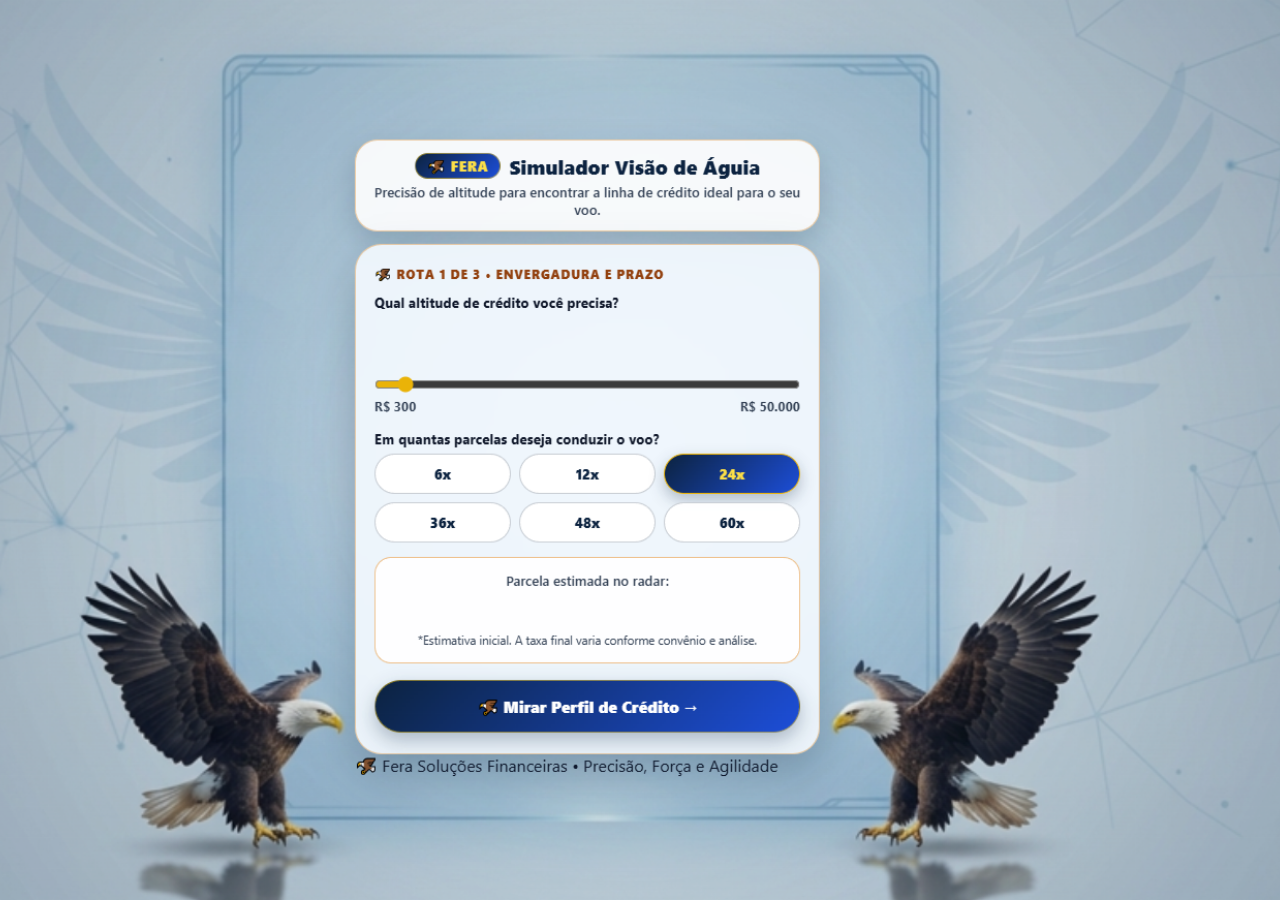
<file: index.html>
<!DOCTYPE html>
<html lang="pt-BR">
<head>
  <meta charset="UTF-8">
  <meta name="viewport" content="width=device-width, initial-scale=1.0">
  <title>Fera | Simulador de Crédito — Visão de Águia</title>
  <meta name="description" content="Simule valores, prazos e encontre a linha de crédito certa para o seu voo com precisão e agilidade.">

  <!-- Open Graph / WhatsApp / Redes Sociais -->
  <meta property="og:type" content="website">
  <meta property="og:locale" content="pt_BR">
  <meta property="og:site_name" content="Fera Soluções Financeiras">
  <meta property="og:url" content="https://rafaassessoriadigital.github.io/fera-simulador-credito/">
  <meta property="og:title" content="Fera Simulador de Crédito • Visão de Águia">
  <meta property="og:description" content="Simule valores, prazos e encontre a linha de crédito certa para o seu voo com precisão e agilidade.">
  <meta property="og:image" content="https://rafaassessoriadigital.github.io/fera-simulador-credito/fundo-fera.png?v=14">
  <meta property="og:image:secure_url" content="https://rafaassessoriadigital.github.io/fera-simulador-credito/fundo-fera.png?v=14">
  <meta property="og:image:type" content="image/png">
  <meta property="og:image:width" content="1200">
  <meta property="og:image:height" content="630">

  <!-- Twitter / X -->
  <meta name="twitter:card" content="summary_large_image">
  <meta name="twitter:title" content="Fera Simulador de Crédito • Visão de Águia">
  <meta name="twitter:description" content="Simule valores, prazos e encontre a linha de crédito certa para o seu voo com precisão e agilidade.">
  <meta name="twitter:image" content="https://rafaassessoriadigital.github.io/fera-simulador-credito/fundo-fera.png?v=14">

  <link rel="stylesheet" href="style.css?v=14">
</head>
<body class="tema-aguia">

  <div class="app-container">
    <!-- CABEÇALHO TEMÁTICO -->
    <header class="app-header">
      <div class="brand">
        <span class="brand-badge">🦅 FERA</span>
        <h1>Simulador Visão de Águia</h1>
      </div>
      <p class="subtitle">Precisão de altitude para encontrar a linha de crédito ideal para o seu voo.</p>
    </header>

    <!-- ETAPA 1: VALORES E PRAZO -->
    <main class="card-app modo-sobreposto" id="etapa-1">
      <div class="step-indicator">🦅 Rota 1 de 3 • Envergadura e Prazo</div>

      <div class="input-group grupo-valor">
        <label for="valor-range">Qual altitude de crédito você precisa?</label>
        <div class="valor-display" id="valor-display">R$ 3.000,00</div>
        <input type="range" id="valor-range" min="300" max="50000" step="100" value="3000">
        <div class="range-limits">
          <span>R$ 300</span>
          <span>R$ 50.000</span>
        </div>
      </div>

      <div class="input-group grupo-parcelas">
        <label>Em quantas parcelas deseja conduzir o voo?</label>
        <div class="parcelas-grid" id="parcelas-grid">
          <button type="button" class="parcela-btn" data-meses="6">6x</button>
          <button type="button" class="parcela-btn" data-meses="12">12x</button>
          <button type="button" class="parcela-btn active" data-meses="24">24x</button>
          <button type="button" class="parcela-btn" data-meses="36">36x</button>
          <button type="button" class="parcela-btn" data-meses="48">48x</button>
          <button type="button" class="parcela-btn" data-meses="60">60x</button>
        </div>
      </div>

      <div class="estimativa-box">
        <span>Parcela estimada no radar:</span>
        <strong id="parcela-estimada">R$ 162,23 / mês</strong>
        <small>*Estimativa inicial. A taxa final varia conforme convênio e análise.</small>
      </div>

      <button type="button" class="btn-primary btn-avancar-etapa1" onclick="irParaEtapa(2)">
        🦅 Mirar Perfil de Crédito →
      </button>
    </main>

    <!-- ETAPA 2: PERFIL DE CRÉDITO -->
    <section class="card-app hidden" id="etapa-2">
      <div class="step-indicator">🦅 Rota 2 de 3 • Radar de Perfil</div>

      <div class="input-group">
        <label for="perfil-cliente">Qual é a sua base de renda / ocupação?</label>
        <select id="perfil-cliente">
          <option value="inss">Aposentado ou Pensionista (INSS)</option>
          <option value="clt_fgts">Trabalhador CLT com Saldo FGTS</option>
          <option value="clt_consignado">Assalariado CLT (Crédito do Trabalhador)</option>
          <option value="servidor">Servidor Público (Federal, Estadual ou Municipal)</option>
          <option value="bolsa_familia">Beneficiário Bolsa Família / BPC-LOAS</option>
          <option value="autonomo">Autônomo / MEI / Outros</option>
        </select>
      </div>

      <div class="input-group">
        <label for="situacao-cpf">Situação atual do seu CPF no radar:</label>
        <select id="situacao-cpf">
          <option value="limpo">Sem restrições no nome</option>
          <option value="negativado">Com restrição (SPC / Serasa)</option>
        </select>
      </div>

      <div class="btn-row">
        <button type="button" class="btn-secondary" onclick="irParaEtapa(1)">← Recuar</button>
        <button type="button" class="btn-primary" onclick="irParaEtapa(3)">Avançar para Ficha →</button>
      </div>
    </section>

    <!-- ETAPA 3: FICHA CADASTRAL -->
    <section class="card-app hidden" id="etapa-3">
      <div class="step-indicator">🦅 Rota 3 de 3 • Coordenadas da Ficha</div>
      <p class="aviso-topo">Preencha seus dados para rastrearmos as melhores condições no seu CPF.</p>

      <h3 class="section-subtitle">Identificação</h3>

      <div class="input-group">
        <label for="nome-cliente">Nome completo *</label>
        <input type="text" id="nome-cliente" placeholder="Digite seu nome completo" autocomplete="name">
      </div>

      <div class="grid-2-col">
        <div class="input-group">
          <label for="cpf-cliente">CPF *</label>
          <input type="text" id="cpf-cliente" placeholder="000.000.000-00" maxlength="14" inputmode="numeric">
        </div>
        <div class="input-group">
          <label for="nascimento-cliente">Data de nascimento *</label>
          <input type="date" id="nascimento-cliente">
        </div>
      </div>

      <div class="grid-2-col">
        <div class="input-group">
          <label for="celular-cliente">Celular / WhatsApp *</label>
          <input type="text" id="celular-cliente" placeholder="(00) 00000-0000" maxlength="15" inputmode="tel" autocomplete="tel">
        </div>
        <div class="input-group">
          <label for="email-cliente">E-mail (opcional)</label>
          <input type="email" id="email-cliente" placeholder="seu@email.com" autocomplete="email">
        </div>
      </div>

      <h3 class="section-subtitle">Base / Endereço</h3>

      <div class="grid-cep">
        <div class="input-group">
          <label for="cep-cliente">CEP *</label>
          <input type="text" id="cep-cliente" placeholder="00000-000" maxlength="9" inputmode="numeric" autocomplete="postal-code">
        </div>
        <div class="input-group">
          <label for="uf-cliente">UF *</label>
          <select id="uf-cliente">
            <option value="">UF</option>
            <option value="AC">AC</option><option value="AL">AL</option><option value="AP">AP</option>
            <option value="AM">AM</option><option value="BA">BA</option><option value="CE">CE</option>
            <option value="DF">DF</option><option value="ES">ES</option><option value="GO">GO</option>
            <option value="MA">MA</option><option value="MT">MT</option><option value="MS">MS</option>
            <option value="MG">MG</option><option value="PA">PA</option><option value="PB">PB</option>
            <option value="PR" selected>PR</option><option value="PE">PE</option><option value="PI">PI</option>
            <option value="RJ">RJ</option><option value="RN">RN</option><option value="RS">RS</option>
            <option value="RO">RO</option><option value="RR">RR</option><option value="SC">SC</option>
            <option value="SP">SP</option><option value="SE">SE</option><option value="TO">TO</option>
          </select>
        </div>
      </div>

      <div class="input-group">
        <label for="logradouro-cliente">Logradouro (Rua / Av.) *</label>
        <input type="text" id="logradouro-cliente" placeholder="Nome da rua ou avenida" autocomplete="street-address">
      </div>

      <div class="grid-num-comp">
        <div class="input-group">
          <label for="numero-cliente">Número *</label>
          <input type="text" id="numero-cliente" placeholder="Nº" inputmode="numeric">
        </div>
        <div class="input-group">
          <label for="complemento-cliente">Complemento</label>
          <input type="text" id="complemento-cliente" placeholder="Casa, Apto, Bloco...">
        </div>
      </div>

      <div class="grid-2-col">
        <div class="input-group">
          <label for="bairro-cliente">Bairro *</label>
          <input type="text" id="bairro-cliente" placeholder="Seu bairro">
        </div>
        <div class="input-group">
          <label for="cidade-cliente">Cidade *</label>
          <input type="text" id="cidade-cliente" placeholder="Sua cidade">
        </div>
      </div>

      <p id="msg-erro" class="msg-erro hidden">Preencha todos os campos obrigatórios (*) para traçar a rota.</p>

      <div class="btn-row">
        <button type="button" class="btn-secondary" onclick="irParaEtapa(2)">← Voltar</button>
        <button type="button" class="btn-primary" onclick="gerarResultado()">🦅 Liberar Alvo →</button>
      </div>
    </section>

    <!-- ETAPA 4: RESULTADO FINAL -->
    <section class="card-app hidden" id="etapa-4">
      <div class="badge-aprovado">🦅 ALVO TRAÇADO • FICHA PRONTA</div>
      <h2>Rota de Crédito Recomendada</h2>

      <div class="resumo-card">
        <div class="resumo-linha">
          <span>Linha no radar:</span>
          <strong id="res-modalidade">-</strong>
        </div>
        <div class="resumo-linha">
          <span>Altitude desejada:</span>
          <strong id="res-valor">-</strong>
        </div>
        <div class="resumo-linha">
          <span>Prazo do voo:</span>
          <strong id="res-prazo">-</strong>
        </div>
        <div class="resumo-linha">
          <span>Parcela estimada:</span>
          <strong id="res-parcela" class="destaque-verde">-</strong>
        </div>
      </div>

      <p class="aviso-consultor" id="texto-orientacao"></p>

      <a id="btn-whatsapp" href="#" target="_blank" rel="noopener noreferrer" class="btn-whatsapp">
        🦅 Enviar Ficha e Decolar no WhatsApp
      </a>

      <button type="button" class="btn-link" onclick="irParaEtapa(1)">Iniciar nova simulação</button>
    </section>

    <footer class="app-footer">
      <p>🦅 Fera Soluções Financeiras • Precisão, Força e Agilidade</p>
    </footer>
  </div>

  <script src="script.js?v=14"></script>
</body>
</html>
</file>
<file: style.css>
:root {
  --bg-page: #c9dced;
  --bg-card: rgba(244, 249, 255, 0.94);
  --bg-input: rgba(255, 255, 255, 0.96);
  --azul-escuro: #0c2340;
  --azul-medio: #1d4ed8;
  --azul-claro: #dbeafe;
  --dourado-gradiente: linear-gradient(135deg, #facc15 0%, #eab308 55%, #b45309 100%);
  --whatsapp: #22c55e;
  --whatsapp-hover: #16a34a;
  --text-main: #0f172a;
  --text-muted: #334155;
  --border: rgba(217, 119, 6, 0.35);
  --danger: #dc2626;
}

* {
  margin: 0;
  padding: 0;
  box-sizing: border-box;
  font-family: 'Segoe UI', system-ui, -apple-system, sans-serif;
}

body.tema-aguia {
  position: relative;
  background-color: var(--bg-page);
  background-image: url("fundo-fera.png?v=14");
  background-size: cover;
  background-position: center center;
  background-repeat: no-repeat;
  color: var(--text-main);
  min-height: 100vh;
  display: flex;
  justify-content: center;
  align-items: center;
  padding: 20px 14px;
}

.app-container {
  position: relative;
  z-index: 1;
  width: 100%;
  max-width: 450px;
}

/* Quando a Etapa 1 está visível, evita duplicar cabeçalho, rodapé e textos fixos já presentes na imagem de fundo */
body.tema-aguia:has(#etapa-1:not(.hidden)) .app-header,
body.tema-aguia:has(#etapa-1:not(.hidden)) .app-footer,
#etapa-1:not(.hidden) {
  opacity: 0;
}

.card-app.modo-sobreposto {
  background: transparent;
  border: none;
  box-shadow: none;
  backdrop-filter: none;
  -webkit-backdrop-filter: none;
  padding: 12px 18px;
}

.card-app.modo-sobreposto .step-indicator,
.card-app.modo-sobreposto .input-group > label,
.card-app.modo-sobreposto .range-limits,
.card-app.modo-sobreposto .estimativa-box span,
.card-app.modo-sobreposto .estimativa-box small {
  opacity: 0;
  pointer-events: none;
}

.card-app.modo-sobreposto .valor-display {
  margin-top: 28px;
  margin-bottom: 10px;
  background: rgba(244, 249, 255, 0.96);
  border-radius: 10px;
  padding: 2px 8px;
  display: inline-block;
}

.card-app.modo-sobreposto input[type="range"] {
  margin-top: 8px;
}

.card-app.modo-sobreposto .grupo-parcelas {
  margin-top: 46px;
}

.card-app.modo-sobreposto .estimativa-box {
  background: rgba(255, 255, 255, 0.96);
  margin: 18px 0 14px 0;
  padding: 8px 12px;
}

.card-app.modo-sobreposto .btn-avancar-etapa1 {
  margin-top: 6px;
}

.app-header {
  text-align: center;
  margin-bottom: 12px;
  background: rgba(255, 255, 255, 0.92);
  backdrop-filter: blur(8px);
  -webkit-backdrop-filter: blur(8px);
  border: 1px solid var(--border);
  border-radius: 22px;
  padding: 12px 16px;
  box-shadow: 0 12px 28px rgba(12, 35, 64, 0.2);
}

.brand {
  display: flex;
  align-items: center;
  justify-content: center;
  gap: 8px;
  margin-bottom: 3px;
}

.brand-badge {
  background: linear-gradient(135deg, #0c2340, #1d4ed8);
  color: #fde047;
  font-weight: 900;
  padding: 3px 11px;
  border-radius: 999px;
  font-size: 0.82rem;
  letter-spacing: 0.8px;
  border: 1px solid rgba(250, 204, 21, 0.5);
}

.app-header h1 {
  font-size: 1.2rem;
  font-weight: 800;
  color: var(--azul-escuro);
}

.subtitle {
  color: var(--text-muted);
  font-size: 0.82rem;
  font-weight: 500;
}

.card-app {
  position: relative;
  background: var(--bg-card);
  backdrop-filter: blur(10px);
  -webkit-backdrop-filter: blur(10px);
  border: 1px solid var(--border);
  border-radius: 26px;
  padding: 20px 18px;
  box-shadow: 0 18px 42px rgba(12, 35, 64, 0.25);
}

.hidden {
  display: none !important;
}

.step-indicator {
  font-size: 0.74rem;
  text-transform: uppercase;
  letter-spacing: 0.9px;
  color: #92400e;
  font-weight: 800;
  margin-bottom: 10px;
}

.aviso-topo {
  font-size: 0.84rem;
  color: var(--text-muted);
  margin-bottom: 12px;
}

.section-subtitle {
  font-size: 0.92rem;
  color: var(--azul-escuro);
  border-bottom: 1px solid var(--border);
  padding-bottom: 6px;
  margin: 14px 0 10px 0;
  font-weight: 700;
}

.input-group {
  margin-bottom: 14px;
}

.input-group label {
  display: block;
  font-size: 0.84rem;
  color: var(--text-main);
  font-weight: 700;
  margin-bottom: 6px;
}

.grid-2-col {
  display: grid;
  grid-template-columns: 1fr 1fr;
  gap: 10px;
}

.grid-cep {
  display: grid;
  grid-template-columns: 2fr 1fr;
  gap: 10px;
}

.grid-num-comp {
  display: grid;
  grid-template-columns: 1fr 2fr;
  gap: 10px;
}

.valor-display {
  font-size: 2rem;
  font-weight: 900;
  background: var(--dourado-gradiente);
  -webkit-background-clip: text;
  background-clip: text;
  color: transparent;
  filter: drop-shadow(0 1px 3px rgba(15, 23, 42, 0.2));
  margin-bottom: 8px;
}

input[type="range"] {
  width: 100%;
  accent-color: #eab308;
  cursor: pointer;
  height: 8px;
  border-radius: 999px;
}

.range-limits {
  display: flex;
  justify-content: space-between;
  font-size: 0.78rem;
  color: var(--text-muted);
  font-weight: 700;
  margin-top: 5px;
}

.parcelas-grid {
  display: grid;
  grid-template-columns: repeat(3, 1fr);
  gap: 8px;
}

.parcela-btn {
  background-color: var(--bg-input);
  border: 1px solid rgba(12, 35, 64, 0.22);
  color: var(--azul-escuro);
  padding: 10px;
  border-radius: 999px;
  font-weight: 800;
  cursor: pointer;
  transition: all 0.2s ease;
}

.parcela-btn:hover {
  background-color: var(--azul-claro);
  border-color: var(--azul-medio);
}

.parcela-btn.active {
  background: linear-gradient(135deg, #0c2340, #1d4ed8);
  color: #fde047;
  border-color: #eab308;
  box-shadow: 0 6px 14px rgba(12, 35, 64, 0.28);
}

.estimativa-box {
  background: rgba(255, 255, 255, 0.94);
  border-radius: 16px;
  padding: 13px;
  text-align: center;
  margin: 14px 0 16px 0;
  border: 1px solid rgba(217, 119, 6, 0.45);
}

.estimativa-box span {
  display: block;
  font-size: 0.82rem;
  color: var(--text-muted);
  font-weight: 600;
}

.estimativa-box strong {
  display: block;
  font-size: 1.42rem;
  font-weight: 900;
  background: var(--dourado-gradiente);
  -webkit-background-clip: text;
  background-clip: text;
  color: transparent;
  margin: 3px 0;
}

.estimativa-box small {
  font-size: 0.72rem;
  color: var(--text-muted);
}

input[type="text"],
input[type="email"],
input[type="date"],
select {
  width: 100%;
  background-color: var(--bg-input);
  border: 1px solid rgba(12, 35, 64, 0.22);
  color: var(--text-main);
  padding: 11px 13px;
  border-radius: 14px;
  font-size: 0.92rem;
  outline: none;
}

input:focus,
select:focus {
  border-color: var(--azul-medio);
  box-shadow: 0 0 0 3px rgba(29, 78, 216, 0.16);
}

.msg-erro {
  color: var(--danger);
  font-size: 0.84rem;
  margin-bottom: 10px;
  text-align: center;
  font-weight: 700;
}

.btn-primary {
  width: 100%;
  background: linear-gradient(135deg, #0c2340, #1d4ed8);
  color: #ffffff;
  border: 1px solid rgba(250, 204, 21, 0.5);
  padding: 14px 18px;
  border-radius: 999px;
  font-size: 0.96rem;
  font-weight: 800;
  cursor: pointer;
  box-shadow: 0 8px 18px rgba(12, 35, 64, 0.28);
  transition: transform 0.18s ease, box-shadow 0.18s ease;
}

.btn-primary:hover {
  transform: translateY(-1px);
  box-shadow: 0 10px 22px rgba(12, 35, 64, 0.36);
}

.btn-row {
  display: grid;
  grid-template-columns: 1fr 2fr;
  gap: 10px;
  margin-top: 10px;
}

.btn-secondary {
  background-color: var(--bg-input);
  color: var(--azul-escuro);
  border: 1px solid rgba(12, 35, 64, 0.22);
  padding: 13px 16px;
  border-radius: 999px;
  font-weight: 700;
  cursor: pointer;
}

.badge-aprovado {
  display: inline-block;
  background-color: rgba(34, 197, 94, 0.16);
  color: #15803d;
  font-size: 0.78rem;
  font-weight: 800;
  padding: 6px 14px;
  border-radius: 999px;
  margin-bottom: 10px;
}

.card-app h2 {
  font-size: 1.25rem;
  color: var(--azul-escuro);
  margin-bottom: 14px;
}

.resumo-card {
  background-color: var(--bg-input);
  border: 1px solid var(--border);
  border-radius: 16px;
  padding: 14px;
  margin-bottom: 14px;
}

.resumo-linha {
  display: flex;
  justify-content: space-between;
  padding: 8px 0;
  border-bottom: 1px solid rgba(12, 35, 64, 0.12);
  font-size: 0.88rem;
}

.resumo-linha:last-child {
  border-bottom: none;
}

.destaque-verde {
  font-weight: 900;
  background: var(--dourado-gradiente);
  -webkit-background-clip: text;
  background-clip: text;
  color: transparent;
}

.aviso-consultor {
  font-size: 0.86rem;
  color: var(--text-muted);
  margin-bottom: 16px;
  line-height: 1.45;
}

.btn-whatsapp {
  display: block;
  width: 100%;
  background-color: var(--whatsapp);
  color: #ffffff;
  text-align: center;
  text-decoration: none;
  padding: 15px 18px;
  border-radius: 999px;
  font-weight: 800;
  font-size: 0.98rem;
  box-shadow: 0 8px 18px rgba(34, 197, 94, 0.28);
}

.btn-whatsapp:hover {
  background-color: var(--whatsapp-hover);
}

.btn-link {
  display: block;
  width: 100%;
  background: none;
  border: none;
  color: var(--text-muted);
  margin-top: 12px;
  font-size: 0.84rem;
  cursor: pointer;
  text-decoration: underline;
}

.app-footer {
  text-align: center;
  margin-top: 12px;
  font-size: 0.78rem;
  color: var(--azul-escuro);
  font-weight: 700;
  background: rgba(255, 255, 255, 0.92);
  backdrop-filter: blur(8px);
  -webkit-backdrop-filter: blur(8px);
  border: 1px solid var(--border);
  padding: 8px 14px;
  border-radius: 999px;
  display: block;
  width: 100%;
  box-shadow: 0 10px 24px rgba(12, 35, 64, 0.2);
}

@media (min-width: 769px) {
  .app-container {
    margin-right: 75px;
  }
}

@media (max-width: 420px) {
  .grid-2-col {
    grid-template-columns: 1fr;
  }

  .card-app {
    padding: 18px 14px;
    border-radius: 20px;
  }
}
</file>
